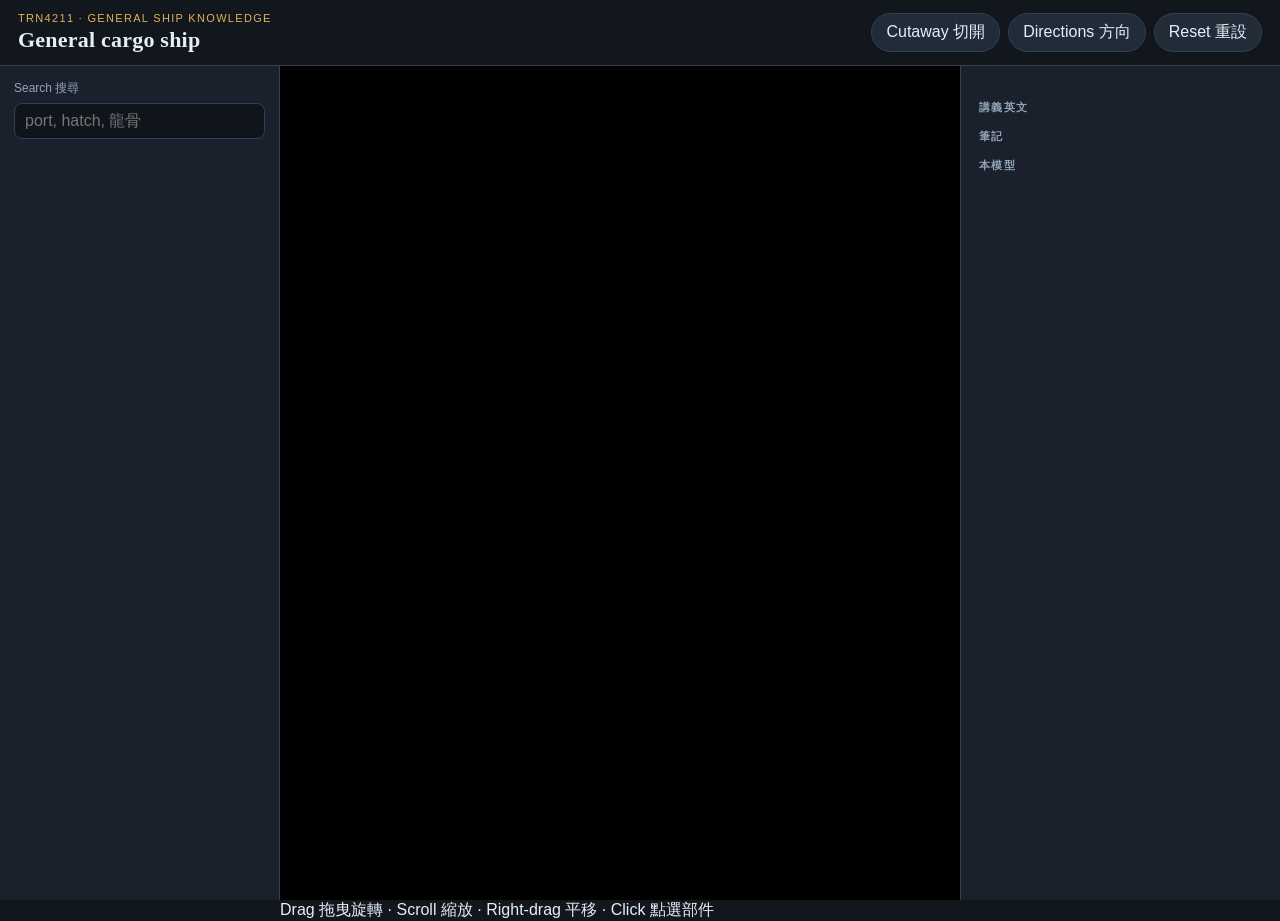
<file: index.html>
<!DOCTYPE html>
<html lang="zh-Hant">
<head>
  <meta charset="utf-8">
  <meta name="viewport" content="width=device-width, initial-scale=1">
  <title>General cargo ship</title>
  <link rel="stylesheet" href="styles.css">
</head>
<body>
  <header>
    <div class="title">
      <p class="kicker">TRN4211 · General ship knowledge</p>
      <h1>General cargo ship</h1>
    </div>
    <div class="tools">
      <button type="button" id="cutaway" aria-pressed="false">Cutaway 切開</button>
      <button type="button" id="directions" aria-pressed="false">Directions 方向</button>
      <button type="button" id="reset">Reset 重設</button>
    </div>
  </header>
  <div id="shell">
    <aside id="list">
      <label class="search">
        <span>Search 搜尋</span>
        <input id="q" type="search" placeholder="port, hatch, 龍骨" autocomplete="off">
      </label>
      <div id="groups"></div>
    </aside>
    <main id="stage">
      <canvas id="c"></canvas>
      <div id="labels"></div>
      <p id="hint">Drag 拖曳旋轉 · Scroll 縮放 · Right-drag 平移 · Click 點選部件</p>
    </main>
    <aside id="detail">
      <p id="d-group" class="kicker"></p>
      <h2 id="d-en"></h2>
      <p id="d-zh"></p>
      <section id="d-def-wrap">
        <h3>講義英文</h3>
        <p id="d-def"></p>
      </section>
      <section id="d-note-wrap">
        <h3>筆記</h3>
        <p id="d-note"></p>
      </section>
      <section id="d-model-wrap">
        <h3>本模型</h3>
        <p id="d-model"></p>
      </section>
      <p id="d-source" class="source"></p>
    </aside>
  </div>
  <script src="vendor/three.min.js"></script>
  <script src="terms.js"></script>
  <script src="app.js"></script>
</body>
</html>
</file>
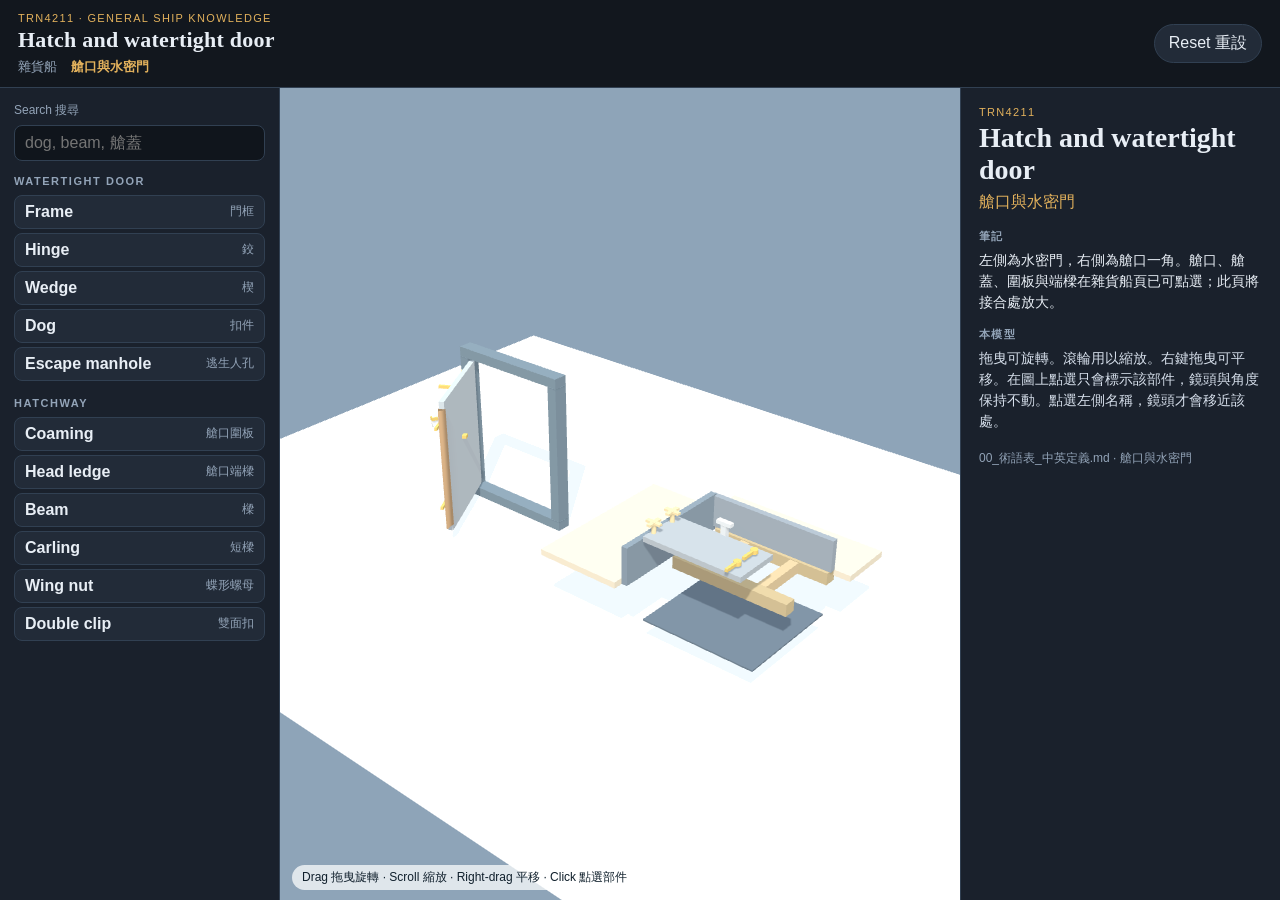
<file: closures.html>
<!DOCTYPE html>
<html lang="zh-Hant">
<head>
  <meta charset="utf-8">
  <meta name="viewport" content="width=device-width, initial-scale=1, viewport-fit=cover">
  <title>Hatch and watertight door</title>
  <link rel="stylesheet" href="styles.css">
</head>
<body>
  <header>
    <div class="title">
      <p class="kicker">TRN4211 · General ship knowledge</p>
      <h1>Hatch and watertight door</h1>
      <nav class="models" aria-label="模型">
        <a href="index.html">雜貨船</a>
        <a href="closures.html" aria-current="page">艙口與水密門</a>
      </nav>
    </div>
    <div class="tools">
      <button type="button" id="reset">Reset 重設</button>
    </div>
  </header>
  <div id="shell">
    <aside id="list">
      <label class="search">
        <span>Search 搜尋</span>
        <input id="q" type="search" placeholder="dog, beam, 艙蓋" autocomplete="off">
      </label>
      <div id="groups"></div>
    </aside>
    <main id="stage">
      <canvas id="c"></canvas>
      <p class="hint hint-desktop">Drag 拖曳旋轉 · Scroll 縮放 · Right-drag 平移 · Click 點選部件</p>
      <p class="hint hint-touch">單指拖曳旋轉 · 雙指縮放及平移 · 點選部件</p>
    </main>
    <button type="button" id="sheet-scrim" aria-label="關閉"></button>
    <nav id="mobile-nav">
      <button type="button" id="open-list" aria-expanded="false">術語</button>
      <button type="button" id="open-detail" aria-expanded="false">
        <span>說明</span>
        <small id="detail-name"></small>
      </button>
    </nav>
    <aside id="detail">
      <p id="d-group" class="kicker"></p>
      <h2 id="d-en"></h2>
      <p id="d-zh"></p>
      <section id="d-def-wrap">
        <h3>講義英文</h3>
        <p id="d-def"></p>
      </section>
      <section id="d-note-wrap">
        <h3>筆記</h3>
        <p id="d-note"></p>
      </section>
      <section id="d-model-wrap">
        <h3>本模型</h3>
        <p id="d-model"></p>
      </section>
      <p id="d-source" class="source"></p>
    </aside>
  </div>
  <script src="vendor/three.min.js"></script>
  <script src="closures-terms.js"></script>
  <script src="closures.js"></script>
</body>
</html>
</file>
<file: styles.css>
:root {
  --bg: #12171e;
  --panel: #1a212c;
  --panel-2: #222b38;
  --line: #314052;
  --text: #e8eef5;
  --muted: #93a4b8;
  --gold: #e2b15c;
  --gold-dim: rgba(226, 177, 92, 0.16);
  color-scheme: dark;
}

* { box-sizing: border-box; }

html, body {
  margin: 0;
  height: 100%;
  background: var(--bg);
  color: var(--text);
  font-family: "Avenir Next", "Segoe UI", sans-serif;
  overscroll-behavior: none;
}

body {
  display: grid;
  grid-template-rows: auto minmax(0, 1fr);
}

header {
  display: flex;
  justify-content: space-between;
  align-items: center;
  gap: 16px;
  padding: 12px 18px;
  border-bottom: 1px solid var(--line);
}

h1, h2, h3, p { margin: 0; }

h1 {
  font-family: "Iowan Old Style", Palatino, Georgia, serif;
  font-size: 22px;
  font-weight: 600;
  letter-spacing: 0.01em;
}

.kicker {
  color: var(--gold);
  font-size: 11px;
  letter-spacing: 0.12em;
  text-transform: uppercase;
  margin-bottom: 3px;
}

.models {
  display: flex;
  flex-wrap: nowrap;
  gap: 14px;
  margin-top: 6px;
  font-size: 13px;
  line-height: 1.2;
}

.models a {
  color: var(--muted);
  text-decoration: none;
  white-space: nowrap;
}

.models a[aria-current="page"] {
  color: var(--gold);
  font-weight: 600;
}

.tools { display: flex; gap: 8px; flex-wrap: wrap; }

button, input {
  font: inherit;
  color: inherit;
}

.tools button, .term {
  background: var(--panel-2);
  border: 1px solid var(--line);
  border-radius: 999px;
  padding: 8px 14px;
  cursor: pointer;
}

.tools button[aria-pressed="true"] {
  background: var(--gold-dim);
  border-color: var(--gold);
  color: var(--gold);
}

#shell {
  display: grid;
  grid-template-columns: 280px minmax(0, 1fr) 320px;
  min-height: 0;
}

#list, #detail {
  min-height: 0;
  overflow: auto;
  background: var(--panel);
}

#list { border-right: 1px solid var(--line); padding: 14px; }
#detail { border-left: 1px solid var(--line); padding: 18px 18px 28px; }

.search { display: grid; gap: 6px; margin-bottom: 14px; }
.search span { color: var(--muted); font-size: 12px; }
.search input {
  width: 100%;
  background: #10151c;
  border: 1px solid var(--line);
  border-radius: 8px;
  padding: 8px 10px;
}

.group { margin-bottom: 16px; }
.group h2 {
  color: var(--muted);
  font-size: 11px;
  letter-spacing: 0.14em;
  text-transform: uppercase;
  margin: 8px 0;
}

.term {
  width: 100%;
  display: flex;
  justify-content: space-between;
  gap: 8px;
  text-align: left;
  border-radius: 8px;
  margin-bottom: 4px;
  padding: 7px 10px;
}

.term .en { font-weight: 600; }
.term .zh { color: var(--muted); font-size: 12px; }
.term[aria-current="true"] {
  border-color: var(--gold);
  background: var(--gold-dim);
  animation: term-flash 2.4s ease-in-out infinite;
}

@keyframes term-flash {
  0%, 100% { background: rgba(226, 177, 92, 0.1); }
  50% { background: rgba(226, 177, 92, 0.48); }
}

@media (prefers-reduced-motion: reduce) {
  .term[aria-current="true"] { animation: none; }
}

#stage { position: relative; min-height: 0; background: #8ea4b8; }
#c { width: 100%; height: 100%; display: block; touch-action: none; }
#labels { position: absolute; inset: 0; pointer-events: none; overflow: hidden; }

.label {
  position: absolute;
  left: 0;
  top: 0;
  transform: translate(-50%, -120%);
  background: rgba(16, 21, 28, 0.82);
  border: 1px solid rgba(232, 238, 245, 0.25);
  border-radius: 999px;
  padding: 3px 8px;
  font-size: 11px;
  letter-spacing: 0.04em;
  white-space: nowrap;
}

.hint {
  position: absolute;
  left: 12px;
  bottom: 10px;
  max-width: calc(100% - 24px);
  color: #10202c;
  background: rgba(255, 255, 255, 0.72);
  border-radius: 999px;
  padding: 4px 10px;
  font-size: 12px;
  pointer-events: none;
}

.hint-touch { display: none; }

#sheet-scrim, #mobile-nav { display: none; }

#d-en {
  font-family: "Iowan Old Style", Palatino, Georgia, serif;
  font-size: 28px;
  line-height: 1.15;
  margin: 4px 0 6px;
}

#d-zh { color: var(--gold); margin-bottom: 16px; }

#detail h3 {
  font-size: 11px;
  letter-spacing: 0.12em;
  text-transform: uppercase;
  color: var(--muted);
  margin: 14px 0 6px;
}

#d-def, #d-note, #d-model {
  white-space: pre-wrap;
  line-height: 1.5;
  font-size: 14px;
}

#d-model-wrap { color: #d5deea; }
.source { margin-top: 18px; color: var(--muted); font-size: 12px; line-height: 1.4; }

@media (max-width: 860px) {
  html, body { height: 100dvh; }

  header {
    flex-direction: column;
    align-items: stretch;
    gap: 8px;
    padding: max(8px, env(safe-area-inset-top)) 12px 8px;
  }

  h1 { font-size: 18px; }
  .kicker { letter-spacing: 0.08em; }
  .models { margin-top: 2px; font-size: 13px; }

  .tools {
    display: grid;
    grid-template-columns: 1fr 1fr 1fr;
    gap: 6px;
  }

  .tools button {
    min-height: 40px;
    padding: 8px 4px;
    font-size: 13px;
  }

  #shell { display: block; position: relative; }

  #stage {
    position: absolute;
    inset: 0 0 calc(58px + env(safe-area-inset-bottom)) 0;
  }

  .hint-desktop { display: none; }
  .hint-touch {
    display: block;
    top: 8px;
    bottom: auto;
    font-size: 11px;
  }

  #sheet-scrim {
    display: block;
    position: absolute;
    inset: 0 0 calc(58px + env(safe-area-inset-bottom)) 0;
    z-index: 3;
    border: 0;
    padding: 0;
    background: rgba(8, 12, 18, 0.4);
    opacity: 0;
    pointer-events: none;
  }

  body.show-list #sheet-scrim,
  body.show-detail #sheet-scrim {
    opacity: 1;
    pointer-events: auto;
  }

  #list, #detail {
    position: absolute;
    left: 0;
    right: 0;
    bottom: calc(58px + env(safe-area-inset-bottom));
    z-index: 4;
    height: min(68dvh, 560px);
    border: 0;
    border-top: 1px solid var(--line);
    border-radius: 16px 16px 0 0;
    transform: translateY(110%);
    transition: transform 0.28s ease;
    box-shadow: 0 -16px 40px rgba(0, 0, 0, 0.35);
  }

  body.show-list #list,
  body.show-detail #detail { transform: translateY(0); }

  #mobile-nav {
    display: grid;
    grid-template-columns: 1fr 1fr;
    gap: 8px;
    position: absolute;
    left: 0;
    right: 0;
    bottom: 0;
    z-index: 5;
    padding: 8px 10px calc(8px + env(safe-area-inset-bottom));
    background: var(--panel);
    border-top: 1px solid var(--line);
  }

  #mobile-nav button {
    min-height: 42px;
    border-radius: 12px;
    background: var(--panel-2);
    border: 1px solid var(--line);
    padding: 6px 8px;
  }

  #mobile-nav button[aria-expanded="true"] {
    border-color: var(--gold);
    color: var(--gold);
    background: var(--gold-dim);
  }

  #open-detail {
    display: flex;
    flex-direction: column;
    align-items: center;
    justify-content: center;
    line-height: 1.15;
  }

  #detail-name {
    color: var(--gold);
    font-size: 11px;
  }

  #detail-name:empty { display: none; }

  #d-en { font-size: 24px; }
}

@media (max-width: 860px) and (max-height: 500px) {
  header { flex-direction: row; align-items: center; }
  .tools { grid-template-columns: auto auto auto; }
  .tools button { padding: 6px 8px; }
  #list, #detail { height: min(74dvh, 300px); }
}

@media (prefers-reduced-motion: reduce) {
  #list, #detail { transition: none; }
}
</file>
